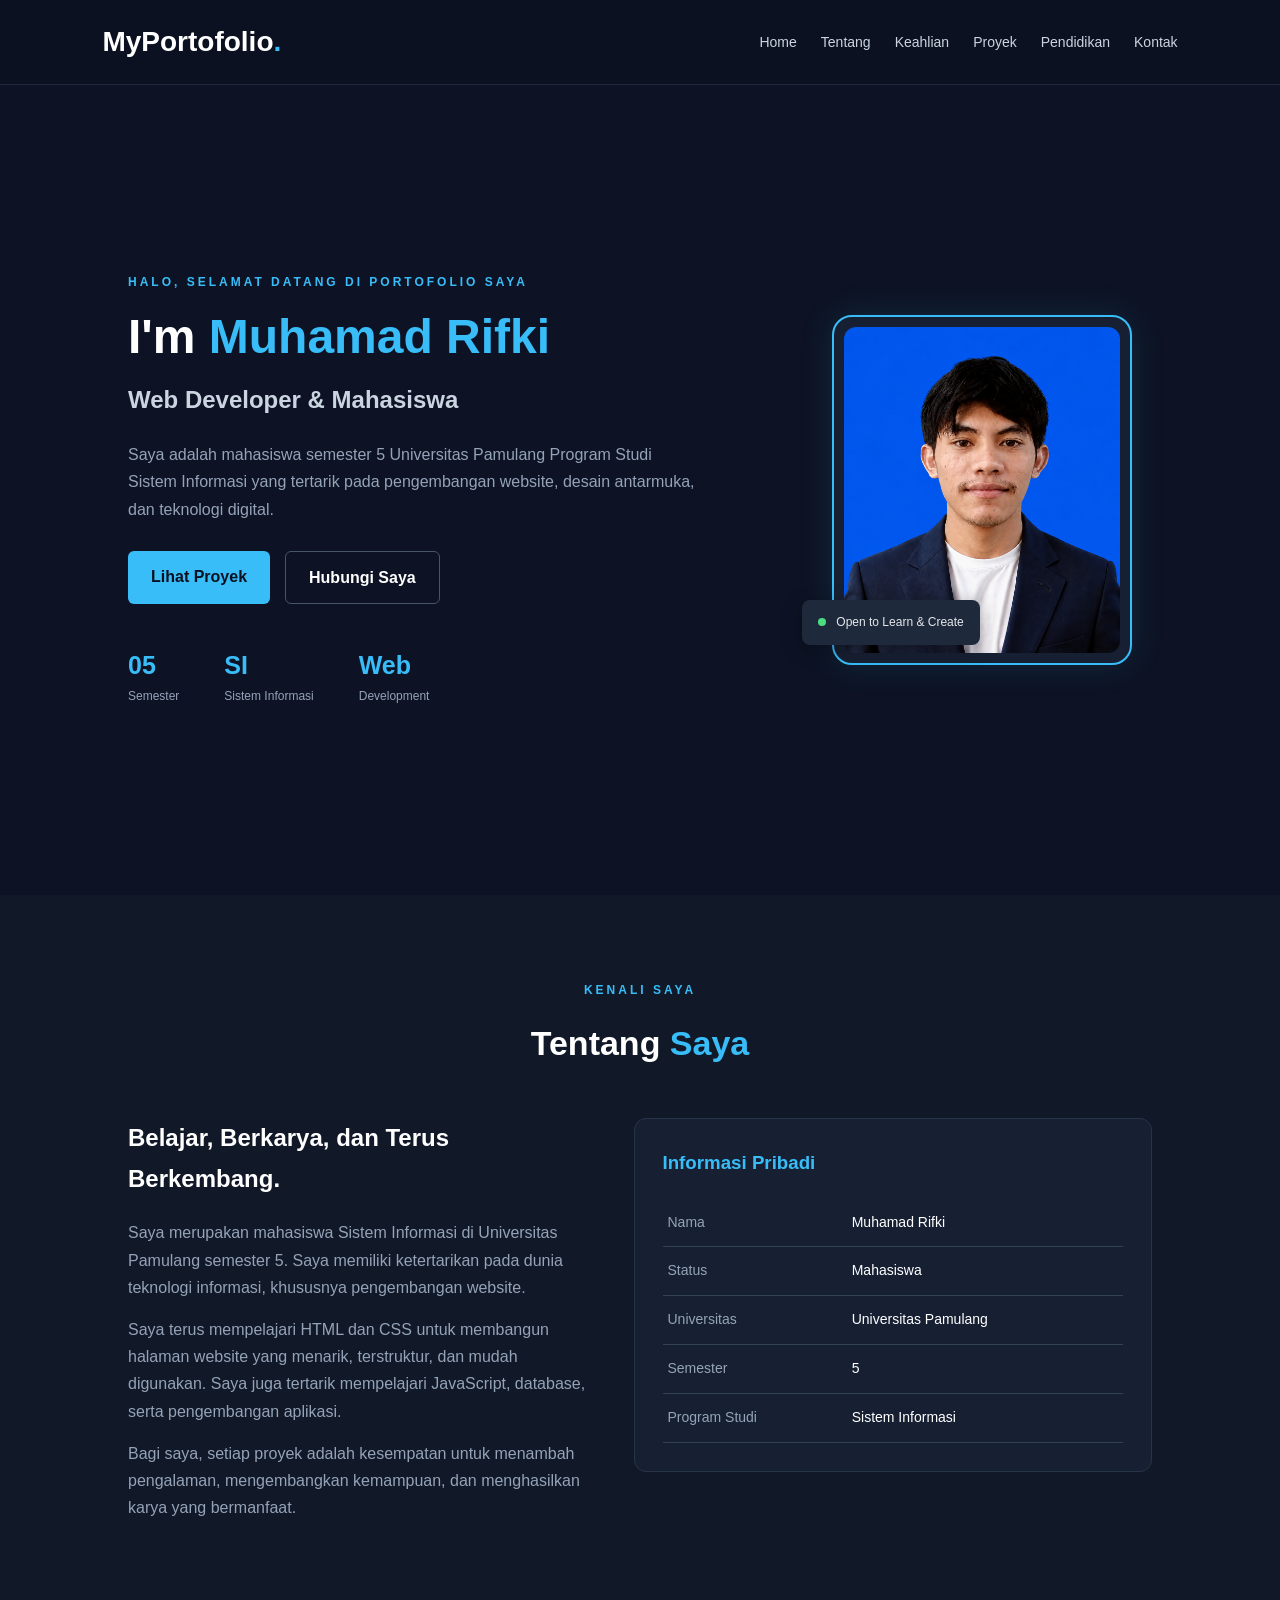
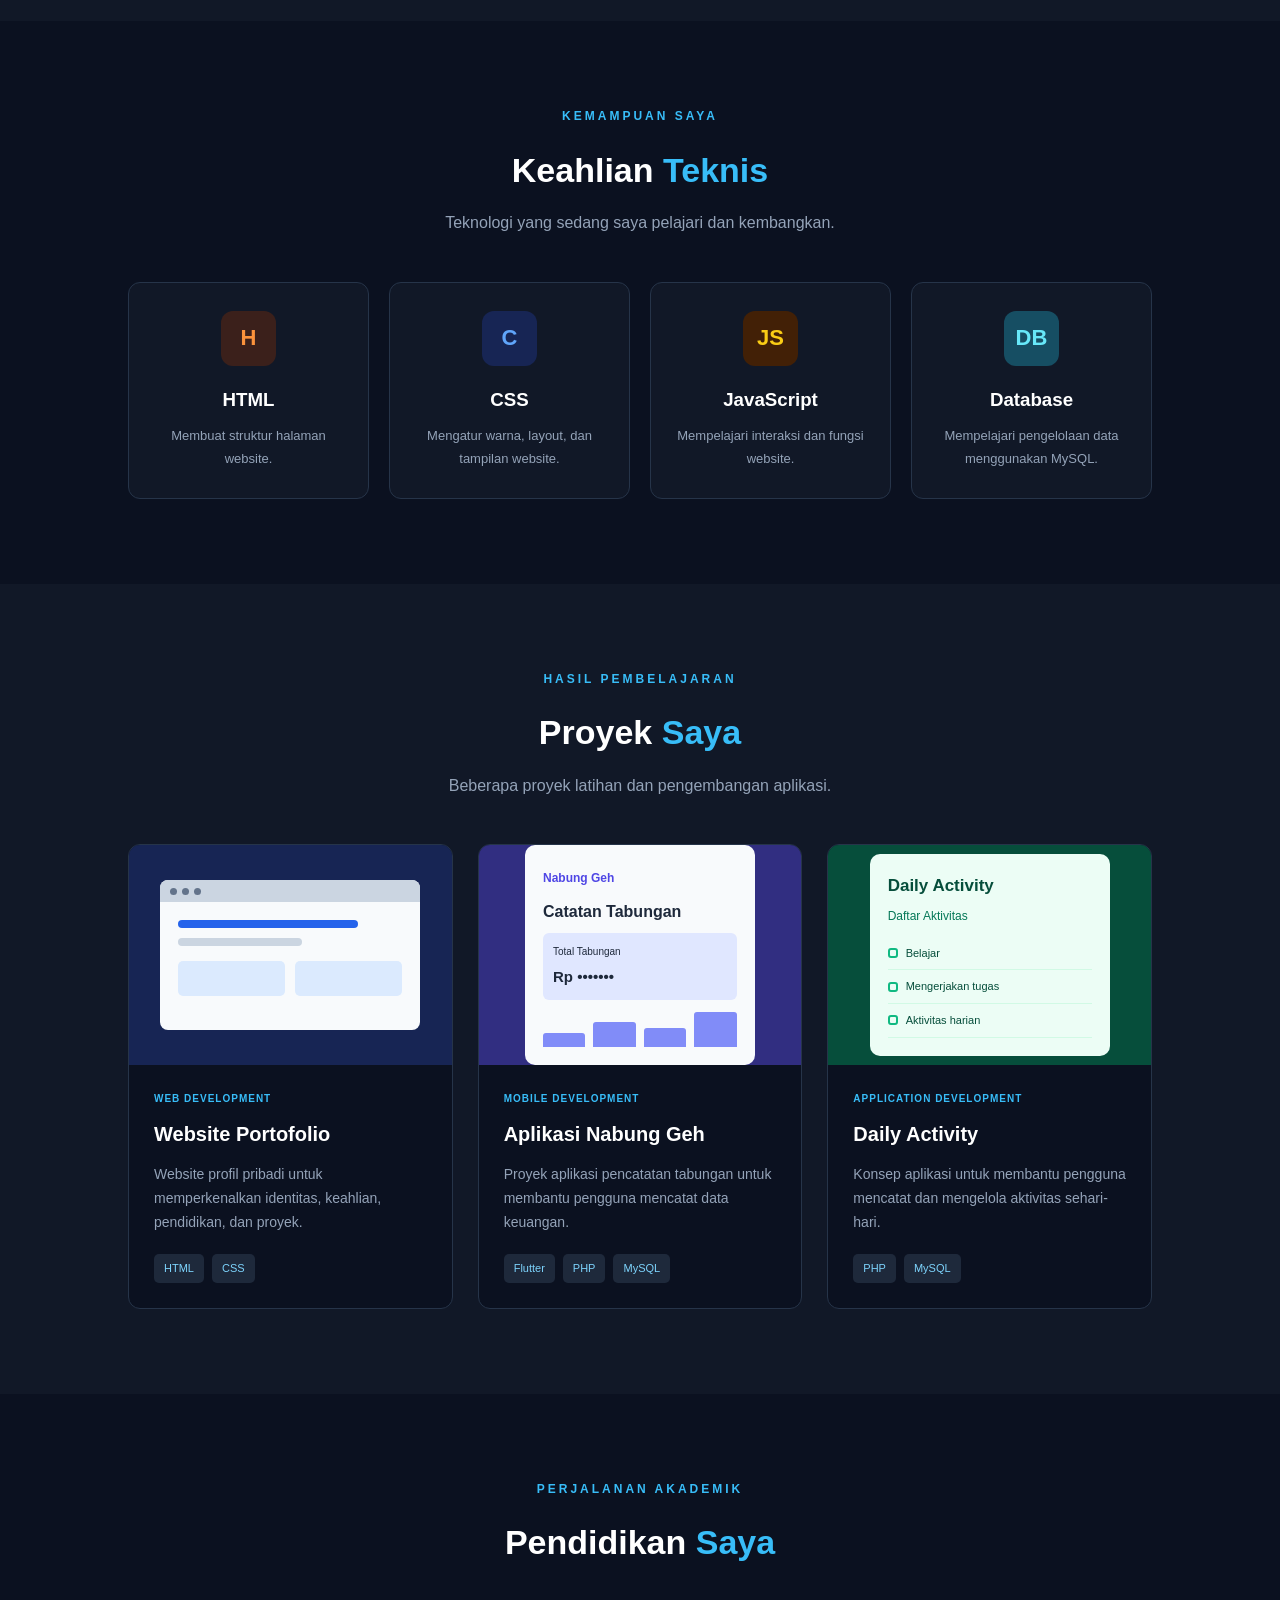
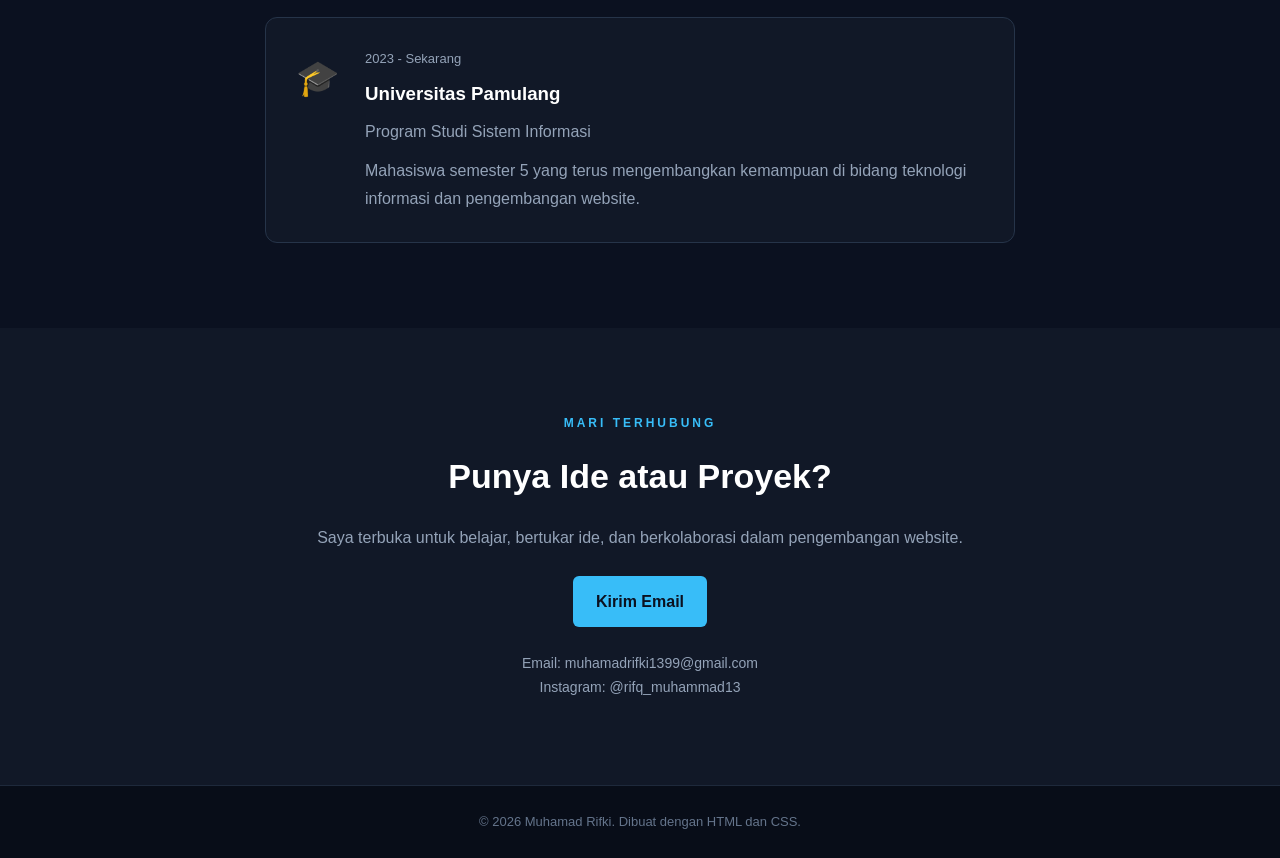
<file: index.html>
<!DOCTYPE html>
<html lang="id">
<head>
    <meta charset="UTF-8">
    <meta name="viewport" content="width=device-width, initial-scale=1.0">

    <title>Portfolio | Muhamad Rifki</title>

    <link rel="stylesheet" href="style.css">
</head>
<body>

    <!-- NAVBAR -->
    <nav class="navbar">
        <a href="#home" class="logo">MyPortofolio<span>.</span></a>

        <ul>
            <li><a href="#home">Home</a></li>
            <li><a href="#about">Tentang</a></li>
            <li><a href="#skills">Keahlian</a></li>
            <li><a href="#projects">Proyek</a></li>
            <li><a href="#education">Pendidikan</a></li>
            <li><a href="#contact">Kontak</a></li>
        </ul>
    </nav>


    <!-- HOME -->
    <section id="home" class="hero">
        <div class="hero-content">

            <p class="greeting">HALO, SELAMAT DATANG DI PORTOFOLIO SAYA</p>

            <h1>I'm <span>Muhamad Rifki</span></h1>

            <h2>Web Developer & Mahasiswa</h2>

            <p class="hero-description">
                Saya adalah mahasiswa semester 5 Universitas Pamulang
                Program Studi Sistem Informasi yang tertarik pada
                pengembangan website, desain antarmuka, dan teknologi digital.
            </p>

            <div class="hero-buttons">
                <a href="#projects" class="btn-primary">Lihat Proyek</a>
                <a href="#contact" class="btn-outline">Hubungi Saya</a>
            </div>

            <div class="hero-info">
                <div>
                    <h3>05</h3>
                    <p>Semester</p>
                </div>

                <div>
                    <h3>SI</h3>
                    <p>Sistem Informasi</p>
                </div>

                <div>
                    <h3>Web</h3>
                    <p>Development</p>
                </div>
            </div>

        </div>

        <div class="hero-image">
            <div class="image-frame">
                <img src="./rifki.png" alt="Foto Muhamad Rifki">
            </div>

            <div class="floating-card">
                <span class="status-dot"></span>
                Open to Learn & Create
            </div>
        </div>
    </section>


    <!-- TENTANG SAYA -->
    <section id="about" class="section about">
        <div class="section-heading">
            <p class="section-label">KENALI SAYA</p>
            <h2>Tentang <span>Saya</span></h2>
        </div>

        <div class="about-content">
            <div class="about-text">
                <h3>Belajar, Berkarya, dan Terus Berkembang.</h3>

                <p>
                    Saya merupakan mahasiswa Sistem Informasi di
                    Universitas Pamulang semester 5. Saya memiliki
                    ketertarikan pada dunia teknologi informasi,
                    khususnya pengembangan website.
                </p>

                <p>
                    Saya terus mempelajari HTML dan CSS untuk membangun
                    halaman website yang menarik, terstruktur, dan mudah
                    digunakan. Saya juga tertarik mempelajari JavaScript,
                    database, serta pengembangan aplikasi.
                </p>

                <p>
                    Bagi saya, setiap proyek adalah kesempatan untuk
                    menambah pengalaman, mengembangkan kemampuan,
                    dan menghasilkan karya yang bermanfaat.
                </p>
            </div>

            <div class="about-card">
                <h3>Informasi Pribadi</h3>

                <table>
                    <tr>
                        <td>Nama</td>
                        <td>Muhamad Rifki</td>
                    </tr>
                    <tr>
                        <td>Status</td>
                        <td>Mahasiswa</td>
                    </tr>
                    <tr>
                        <td>Universitas</td>
                        <td>Universitas Pamulang</td>
                    </tr>
                    <tr>
                        <td>Semester</td>
                        <td>5</td>
                    </tr>
                    <tr>
                        <td>Program Studi</td>
                        <td>Sistem Informasi</td>
                    </tr>
                </table>
            </div>
        </div>
    </section>


    <!-- KEAHLIAN -->
    <section id="skills" class="section skills-section">
        <div class="section-heading">
            <p class="section-label">KEMAMPUAN SAYA</p>
            <h2>Keahlian <span>Teknis</span></h2>
            <p class="heading-description">
                Teknologi yang sedang saya pelajari dan kembangkan.
            </p>
        </div>

        <div class="skills-grid">

            <div class="skill-card">
                <div class="skill-icon html-icon">H</div>
                <h3>HTML</h3>
                <p>Membuat struktur halaman website.</p>
            </div>

            <div class="skill-card">
                <div class="skill-icon css-icon">C</div>
                <h3>CSS</h3>
                <p>Mengatur warna, layout, dan tampilan website.</p>
            </div>

            <div class="skill-card">
                <div class="skill-icon js-icon">JS</div>
                <h3>JavaScript</h3>
                <p>Mempelajari interaksi dan fungsi website.</p>
            </div>

            <div class="skill-card">
                <div class="skill-icon db-icon">DB</div>
                <h3>Database</h3>
                <p>Mempelajari pengelolaan data menggunakan MySQL.</p>
            </div>

        </div>
    </section>


    <!-- PROYEK -->
    <section id="projects" class="section projects-section">
        <div class="section-heading">
            <p class="section-label">HASIL PEMBELAJARAN</p>
            <h2>Proyek <span>Saya</span></h2>
            <p class="heading-description">
                Beberapa proyek latihan dan pengembangan aplikasi.
            </p>
        </div>

        <div class="projects-grid">

            <div class="project-card">
                <div class="project-visual project-blue">
                    <div class="mock-window">
                        <div class="mock-top">
                            <span></span>
                            <span></span>
                            <span></span>
                        </div>
                        <div class="mock-content">
                            <div class="mock-line"></div>
                            <div class="mock-line short"></div>
                            <div class="mock-boxes">
                                <span></span>
                                <span></span>
                            </div>
                        </div>
                    </div>
                </div>

                <div class="project-info">
                    <p class="project-category">WEB DEVELOPMENT</p>
                    <h3>Website Portofolio</h3>
                    <p>
                        Website profil pribadi untuk memperkenalkan
                        identitas, keahlian, pendidikan, dan proyek.
                    </p>

                    <div class="tags">
                        <span>HTML</span>
                        <span>CSS</span>
                    </div>
                </div>
            </div>


            <div class="project-card">
                <div class="project-visual project-purple">
                    <div class="finance-preview">
                        <span class="preview-label">Nabung Geh</span>
                        <h3>Catatan Tabungan</h3>
                        <div class="finance-balance">
                            <small>Total Tabungan</small>
                            <strong>Rp •••••••</strong>
                        </div>
                        <div class="finance-bars">
                            <span></span>
                            <span></span>
                            <span></span>
                            <span></span>
                        </div>
                    </div>
                </div>

                <div class="project-info">
                    <p class="project-category">MOBILE DEVELOPMENT</p>
                    <h3>Aplikasi Nabung Geh</h3>
                    <p>
                        Proyek aplikasi pencatatan tabungan untuk
                        membantu pengguna mencatat data keuangan.
                    </p>

                    <div class="tags">
                        <span>Flutter</span>
                        <span>PHP</span>
                        <span>MySQL</span>
                    </div>
                </div>
            </div>


            <div class="project-card">
                <div class="project-visual project-green">
                    <div class="activity-preview">
                        <h3>Daily Activity</h3>
                        <p>Daftar Aktivitas</p>
                        <div class="activity-row">
                            <span></span>
                            Belajar
                        </div>
                        <div class="activity-row">
                            <span></span>
                            Mengerjakan tugas
                        </div>
                        <div class="activity-row">
                            <span></span>
                            Aktivitas harian
                        </div>
                    </div>
                </div>

                <div class="project-info">
                    <p class="project-category">APPLICATION DEVELOPMENT</p>
                    <h3>Daily Activity</h3>
                    <p>
                        Konsep aplikasi untuk membantu pengguna
                        mencatat dan mengelola aktivitas sehari-hari.
                    </p>

                    <div class="tags">
                        <span>PHP</span>
                        <span>MySQL</span>
                    </div>
                </div>
            </div>

        </div>
    </section>


    <!-- PENDIDIKAN -->
    <section id="education" class="section education-section">
        <div class="section-heading">
            <p class="section-label">PERJALANAN AKADEMIK</p>
            <h2>Pendidikan <span>Saya</span></h2>
        </div>

        <div class="education-card">
            <div class="education-icon">🎓</div>

            <div>
                <p class="education-year">2023 - Sekarang</p>
                <h3>Universitas Pamulang</h3>
                <p>Program Studi Sistem Informasi</p>
                <p class="education-detail">
                    Mahasiswa semester 5 yang terus mengembangkan
                    kemampuan di bidang teknologi informasi dan
                    pengembangan website.
                </p>
            </div>
        </div>
    </section>


    <!-- KONTAK -->
    <section id="contact" class="section contact-section">
        <div class="contact-box">
            <p class="section-label">MARI TERHUBUNG</p>

            <h2>Punya Ide atau Proyek?</h2>

            <p>
                Saya terbuka untuk belajar, bertukar ide, dan
                berkolaborasi dalam pengembangan website.
            </p>

            <a href="mailto:emailkamu@example.com" class="btn-primary">
                Kirim Email
            </a>

            <div class="contact-details">
                <p>Email: muhamadrifki1399@gmail.com</p>
                <p>Instagram: @rifq_muhammad13</p>
            </div>
        </div>
    </section>


    <!-- FOOTER -->
    <footer>
        <p>
            &copy; 2026 Muhamad Rifki.
            Dibuat dengan HTML dan CSS.
        </p>
    </footer>

</body>
</html>
</file>
<file: style.css>
/* RESET */
* {
    margin: 0;
    padding: 0;
    box-sizing: border-box;
}

html {
    scroll-behavior: smooth;
    scroll-padding-top: 85px;
}

body {
    font-family: Arial, sans-serif;
    background-color: #0b1120;
    color: #e5e7eb;
    line-height: 1.7;
}

a {
    text-decoration: none;
}


/* NAVBAR */
.navbar {
    background-color: #0b1120;
    padding: 18px 8%;
    display: flex;
    justify-content: space-between;
    align-items: center;
    position: sticky;
    top: 0;
    z-index: 100;
    border-bottom: 1px solid #1e293b;
}

.logo {
    font-size: 28px;
    font-weight: bold;
    color: white;
}

.logo span {
    color: #38bdf8;
}

.navbar ul {
    display: flex;
    list-style: none;
    gap: 24px;
}

.navbar ul a {
    color: #cbd5e1;
    font-size: 14px;
    transition: 0.3s;
}

.navbar ul a:hover {
    color: #38bdf8;
}


/* HOME */
.hero {
    min-height: 90vh;
    padding: 90px 10%;
    display: flex;
    justify-content: space-between;
    align-items: center;
    gap: 50px;
    background-color: #0d1324;
}

.hero-content {
    max-width: 620px;
}

.greeting,
.section-label {
    color: #38bdf8;
    font-size: 12px;
    font-weight: bold;
    letter-spacing: 3px;
    margin-bottom: 15px;
}

.hero h1 {
    font-size: 48px;
    line-height: 1.2;
    color: white;
    margin-bottom: 15px;
}

.hero h1 span,
.section-heading h2 span {
    color: #38bdf8;
}

.hero h2 {
    color: #cbd5e1;
    font-size: 24px;
    margin-bottom: 20px;
}

.hero-description {
    color: #94a3b8;
    max-width: 570px;
    margin-bottom: 28px;
}

.hero-buttons {
    display: flex;
    flex-wrap: wrap;
    gap: 15px;
}

.btn-primary,
.btn-outline {
    display: inline-block;
    padding: 12px 23px;
    border-radius: 6px;
    font-weight: bold;
    transition: 0.3s;
}

.btn-primary {
    background-color: #38bdf8;
    color: #0b1120;
}

.btn-primary:hover {
    background-color: #7dd3fc;
    transform: translateY(-3px);
}

.btn-outline {
    border: 1px solid #475569;
    color: white;
}

.btn-outline:hover {
    border-color: #38bdf8;
    color: #38bdf8;
}

.hero-info {
    display: flex;
    gap: 45px;
    margin-top: 40px;
}

.hero-info h3 {
    color: #38bdf8;
    font-size: 25px;
}

.hero-info p {
    color: #94a3b8;
    font-size: 12px;
}


/* FOTO PROFIL */
.hero-image {
    position: relative;
    flex-shrink: 0;
    margin: 20px;
}

.image-frame {
    width: 300px;
    height: 350px;
    padding: 10px;
    border: 2px solid #38bdf8;
    border-radius: 20px;
    background-color: #172033;
    box-shadow: 0 0 35px rgba(56, 189, 248, 0.12);
}

.image-frame img {
    width: 100%;
    height: 100%;
    object-fit: cover;
    border-radius: 12px;
}

.floating-card {
    position: absolute;
    bottom: 20px;
    left: -30px;
    background-color: #1e293b;
    padding: 12px 16px;
    border-radius: 8px;
    font-size: 12px;
    box-shadow: 0 5px 20px rgba(0, 0, 0, 0.3);
}

.status-dot {
    display: inline-block;
    width: 8px;
    height: 8px;
    background-color: #4ade80;
    border-radius: 50%;
    margin-right: 7px;
}


/* SECTION UMUM */
.section {
    padding: 85px 10%;
}

.section-heading {
    text-align: center;
    margin-bottom: 45px;
}

.section-heading h2 {
    color: white;
    font-size: 34px;
    margin-bottom: 10px;
}

.heading-description {
    color: #94a3b8;
    margin-top: 10px;
}


/* TENTANG SAYA */
.about {
    background-color: #111827;
}

.about-content {
    display: flex;
    align-items: flex-start;
    gap: 45px;
}

.about-text {
    flex: 1;
}

.about-text h3 {
    color: white;
    font-size: 24px;
    margin-bottom: 20px;
}

.about-text p {
    color: #94a3b8;
    margin-bottom: 15px;
}

.about-card {
    flex: 1;
    background-color: #172033;
    padding: 28px;
    border: 1px solid #263449;
    border-radius: 12px;
}

.about-card h3 {
    color: #38bdf8;
    margin-bottom: 20px;
}

.about-card table {
    width: 100%;
    border-collapse: collapse;
}

.about-card td {
    padding: 12px 5px;
    border-bottom: 1px solid #334155;
    font-size: 14px;
}

.about-card td:first-child {
    color: #94a3b8;
    width: 40%;
}

.about-card td:last-child {
    color: white;
}


/* KEAHLIAN */
.skills-section {
    background-color: #0b1120;
}

.skills-grid {
    display: grid;
    grid-template-columns: repeat(4, 1fr);
    gap: 20px;
}

.skill-card {
    background-color: #111827;
    padding: 28px 20px;
    border: 1px solid #263449;
    border-radius: 12px;
    text-align: center;
    transition: 0.3s;
}

.skill-card:hover {
    border-color: #38bdf8;
    transform: translateY(-6px);
}

.skill-icon {
    width: 55px;
    height: 55px;
    margin: 0 auto 18px;
    display: flex;
    justify-content: center;
    align-items: center;
    border-radius: 12px;
    font-size: 22px;
    font-weight: bold;
}

.html-icon {
    background-color: #3b201b;
    color: #fb923c;
}

.css-icon {
    background-color: #172554;
    color: #60a5fa;
}

.js-icon {
    background-color: #422006;
    color: #facc15;
}

.db-icon {
    background-color: #164e63;
    color: #67e8f9;
}

.skill-card h3 {
    color: white;
    margin-bottom: 10px;
}

.skill-card p {
    color: #94a3b8;
    font-size: 13px;
}


/* PROYEK */
.projects-section {
    background-color: #111827;
}

.projects-grid {
    display: grid;
    grid-template-columns: repeat(3, 1fr);
    gap: 25px;
}

.project-card {
    background-color: #0b1120;
    border: 1px solid #263449;
    border-radius: 12px;
    overflow: hidden;
    transition: 0.3s;
}

.project-card:hover {
    transform: translateY(-6px);
    border-color: #38bdf8;
}

.project-visual {
    height: 220px;
    padding: 25px;
    display: flex;
    justify-content: center;
    align-items: center;
}

.project-blue {
    background-color: #172554;
}

.project-purple {
    background-color: #312e81;
}

.project-green {
    background-color: #064e3b;
}


/* ILUSTRASI WEBSITE */
.mock-window {
    width: 100%;
    max-width: 260px;
    height: 150px;
    border-radius: 8px;
    background-color: #f8fafc;
    overflow: hidden;
}

.mock-top {
    background-color: #cbd5e1;
    height: 22px;
    display: flex;
    align-items: center;
    gap: 5px;
    padding: 0 10px;
}

.mock-top span {
    width: 7px;
    height: 7px;
    background-color: #64748b;
    border-radius: 50%;
}

.mock-content {
    padding: 18px;
}

.mock-line {
    width: 80%;
    height: 8px;
    background-color: #2563eb;
    border-radius: 4px;
    margin-bottom: 10px;
}

.mock-line.short {
    width: 55%;
    background-color: #cbd5e1;
}

.mock-boxes {
    display: flex;
    gap: 10px;
    margin-top: 15px;
}

.mock-boxes span {
    height: 35px;
    flex: 1;
    background-color: #dbeafe;
    border-radius: 5px;
}


/* ILUSTRASI NABUNG GEH */
.finance-preview {
    width: 100%;
    max-width: 230px;
    background-color: #f8fafc;
    padding: 18px;
    border-radius: 10px;
    color: #1e293b;
}

.preview-label {
    color: #4f46e5;
    font-size: 12px;
    font-weight: bold;
}

.finance-preview h3 {
    font-size: 16px;
    margin: 8px 0;
}

.finance-balance {
    background-color: #e0e7ff;
    padding: 10px;
    border-radius: 6px;
}

.finance-balance small,
.finance-balance strong {
    display: block;
}

.finance-balance small {
    font-size: 10px;
}

.finance-balance strong {
    font-size: 15px;
    margin-top: 4px;
}

.finance-bars {
    display: flex;
    align-items: flex-end;
    gap: 8px;
    height: 35px;
    margin-top: 12px;
}

.finance-bars span {
    flex: 1;
    background-color: #818cf8;
    border-radius: 3px 3px 0 0;
}

.finance-bars span:nth-child(1) {
    height: 40%;
}

.finance-bars span:nth-child(2) {
    height: 70%;
}

.finance-bars span:nth-child(3) {
    height: 55%;
}

.finance-bars span:nth-child(4) {
    height: 100%;
}


/* ILUSTRASI DAILY ACTIVITY */
.activity-preview {
    width: 100%;
    max-width: 240px;
    padding: 18px;
    border-radius: 10px;
    background-color: #ecfdf5;
    color: #064e3b;
}

.activity-preview h3 {
    font-size: 17px;
}

.activity-preview p {
    color: #047857;
    font-size: 12px;
    margin: 5px 0 10px;
}

.activity-row {
    display: flex;
    align-items: center;
    gap: 8px;
    padding: 7px 0;
    font-size: 11px;
    border-bottom: 1px solid #d1fae5;
}

.activity-row span {
    width: 10px;
    height: 10px;
    border: 2px solid #10b981;
    border-radius: 3px;
}


/* INFORMASI PROYEK */
.project-info {
    padding: 25px;
}

.project-category {
    color: #38bdf8;
    font-size: 10px;
    letter-spacing: 1px;
    font-weight: bold;
    margin-bottom: 10px;
}

.project-info h3 {
    color: white;
    font-size: 20px;
    margin-bottom: 12px;
}

.project-info > p:not(.project-category) {
    color: #94a3b8;
    font-size: 14px;
    margin-bottom: 20px;
}

.tags {
    display: flex;
    flex-wrap: wrap;
    gap: 8px;
}

.tags span {
    background-color: #1e293b;
    color: #7dd3fc;
    padding: 5px 10px;
    border-radius: 5px;
    font-size: 11px;
}


/* PENDIDIKAN */
.education-section {
    background-color: #0b1120;
}

.education-card {
    max-width: 750px;
    margin: 0 auto;
    display: flex;
    gap: 25px;
    padding: 30px;
    background-color: #111827;
    border: 1px solid #263449;
    border-radius: 12px;
}

.education-icon {
    font-size: 35px;
}

.education-year {
    color: #38bdf8;
    font-size: 13px;
}

.education-card h3 {
    color: white;
    margin: 8px 0;
}

.education-card p {
    color: #94a3b8;
}

.education-detail {
    margin-top: 12px;
}


/* KONTAK */
.contact-section {
    background-color: #111827;
}

.contact-box {
    max-width: 700px;
    margin: 0 auto;
    text-align: center;
}

.contact-box h2 {
    color: white;
    font-size: 34px;
    margin-bottom: 18px;
}

.contact-box > p:not(.section-label) {
    color: #94a3b8;
    margin-bottom: 25px;
}

.contact-details {
    margin-top: 25px;
    color: #94a3b8;
    font-size: 14px;
}


/* FOOTER */
footer {
    padding: 25px 10%;
    text-align: center;
    background-color: #080d18;
    border-top: 1px solid #1e293b;
    color: #64748b;
    font-size: 13px;
}


/* RESPONSIVE TABLET */
@media (max-width: 1000px) {
    .navbar {
        padding: 18px 5%;
    }

    .navbar ul {
        gap: 14px;
    }

    .hero,
    .section {
        padding-left: 6%;
        padding-right: 6%;
    }

    .hero h1 {
        font-size: 38px;
    }

    .image-frame {
        width: 250px;
        height: 300px;
    }

    .skills-grid {
        grid-template-columns: repeat(2, 1fr);
    }

    .projects-grid {
        grid-template-columns: repeat(2, 1fr);
    }
}


/* RESPONSIVE HP */
@media (max-width: 700px) {
    .navbar {
        flex-direction: column;
        gap: 12px;
    }

    .navbar ul {
        justify-content: center;
        flex-wrap: wrap;
        gap: 10px 18px;
    }

    .navbar ul a {
        font-size: 12px;
    }

    .hero {
        flex-direction: column-reverse;
        text-align: center;
        padding-top: 55px;
        padding-bottom: 55px;
    }

    .hero-buttons,
    .hero-info {
        justify-content: center;
    }

    .hero h1 {
        font-size: 34px;
    }

    .hero h2 {
        font-size: 20px;
    }

    .hero-info {
        gap: 25px;
    }

    .hero-image {
        margin: 10px 0 25px;
    }

    .image-frame {
        width: 230px;
        height: 270px;
    }

    .floating-card {
        left: -10px;
    }

    .section {
        padding: 65px 6%;
    }

    .section-heading h2,
    .contact-box h2 {
        font-size: 28px;
    }

    .about-content {
        flex-direction: column;
    }

    .about-card {
        width: 100%;
        padding: 20px;
    }

    .skills-grid,
    .projects-grid {
        grid-template-columns: 1fr;
    }

    .project-visual {
        height: 210px;
    }

    .education-card {
        padding: 20px;
        gap: 15px;
    }

    .education-icon {
        font-size: 25px;
    }
}
</file>
